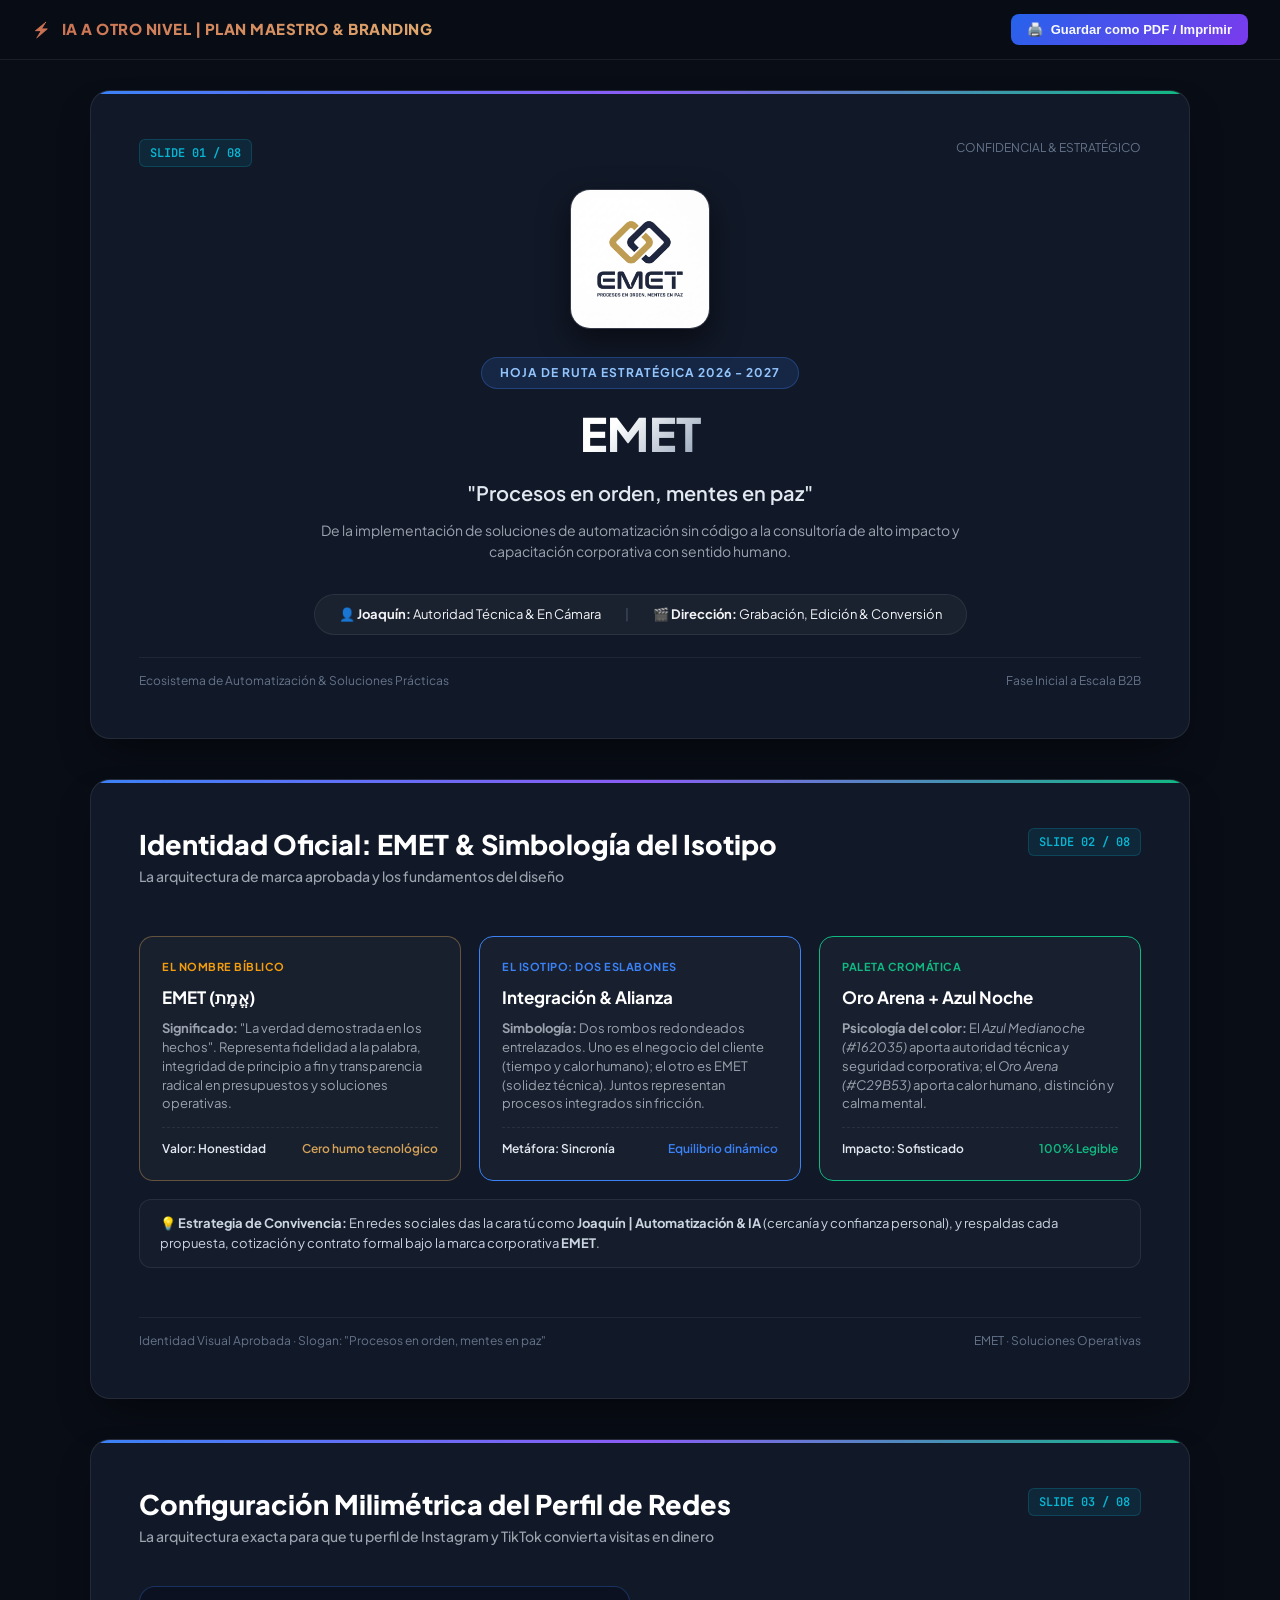
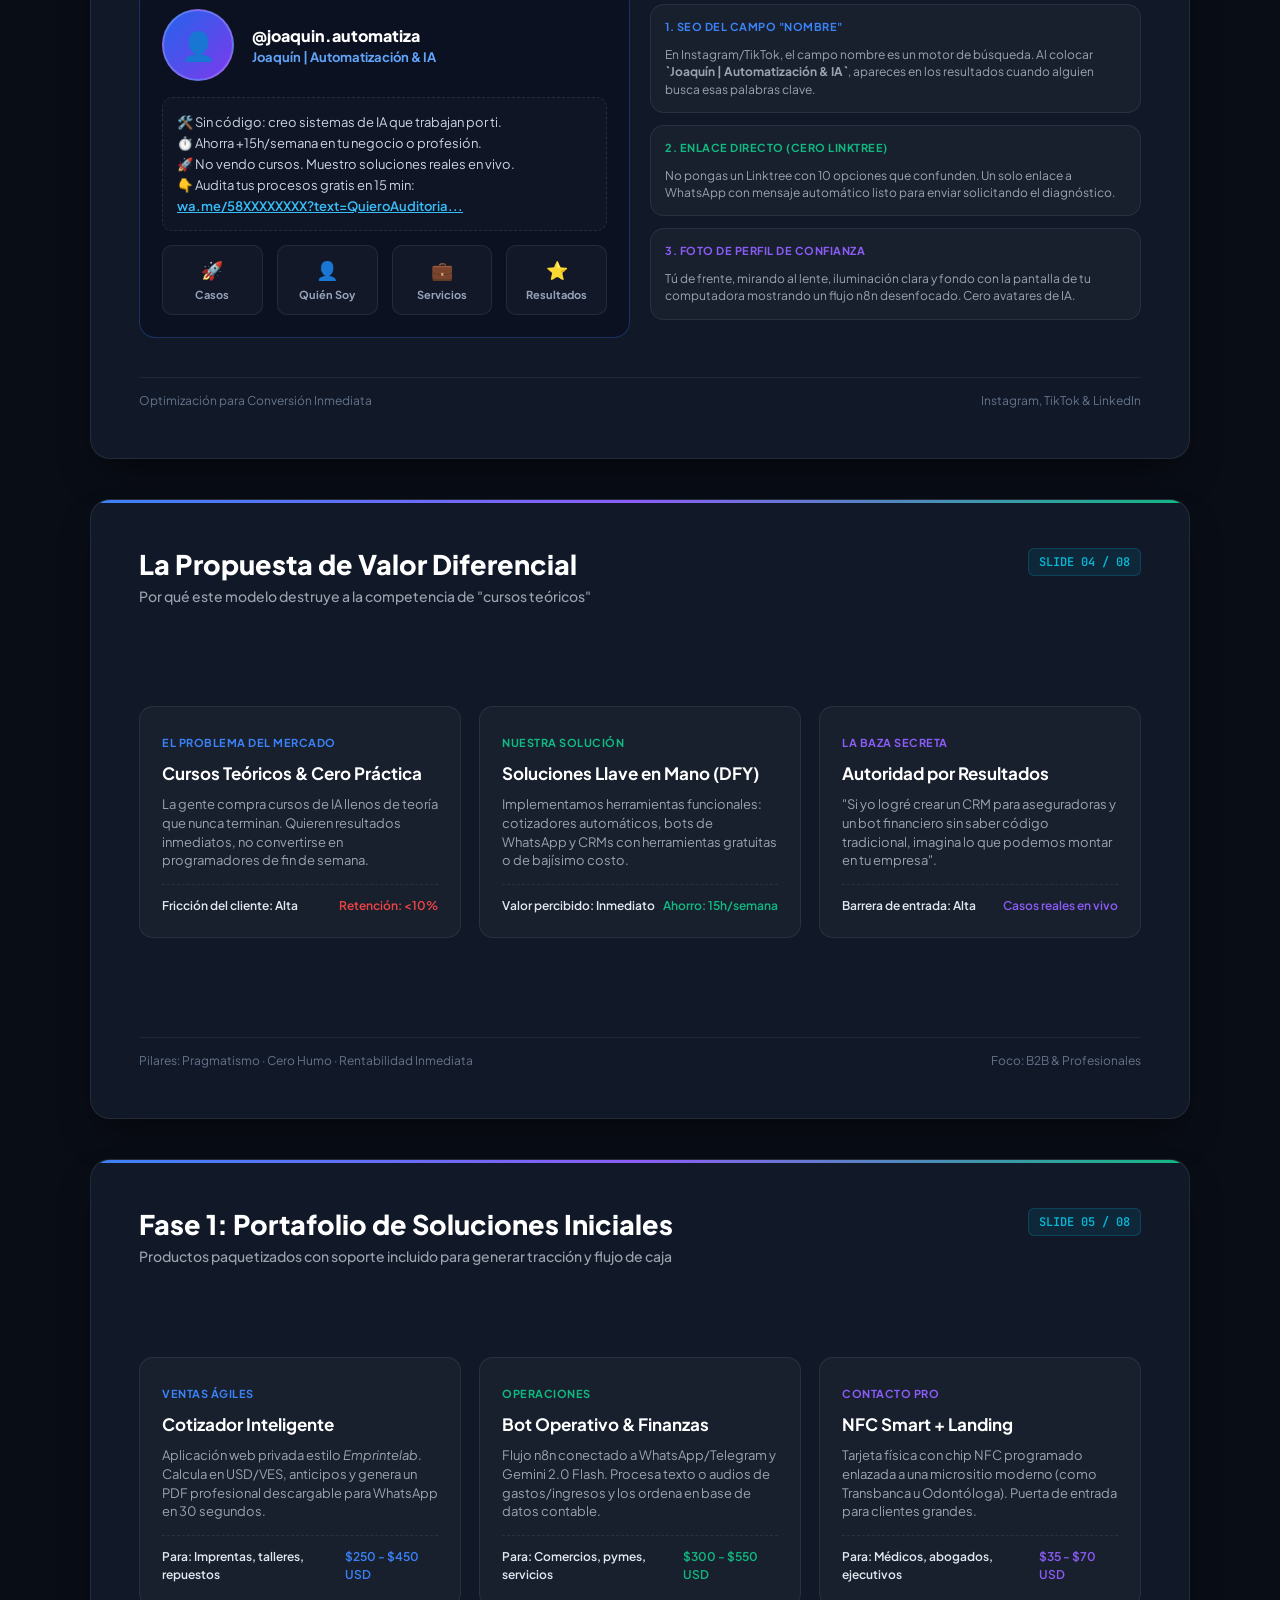
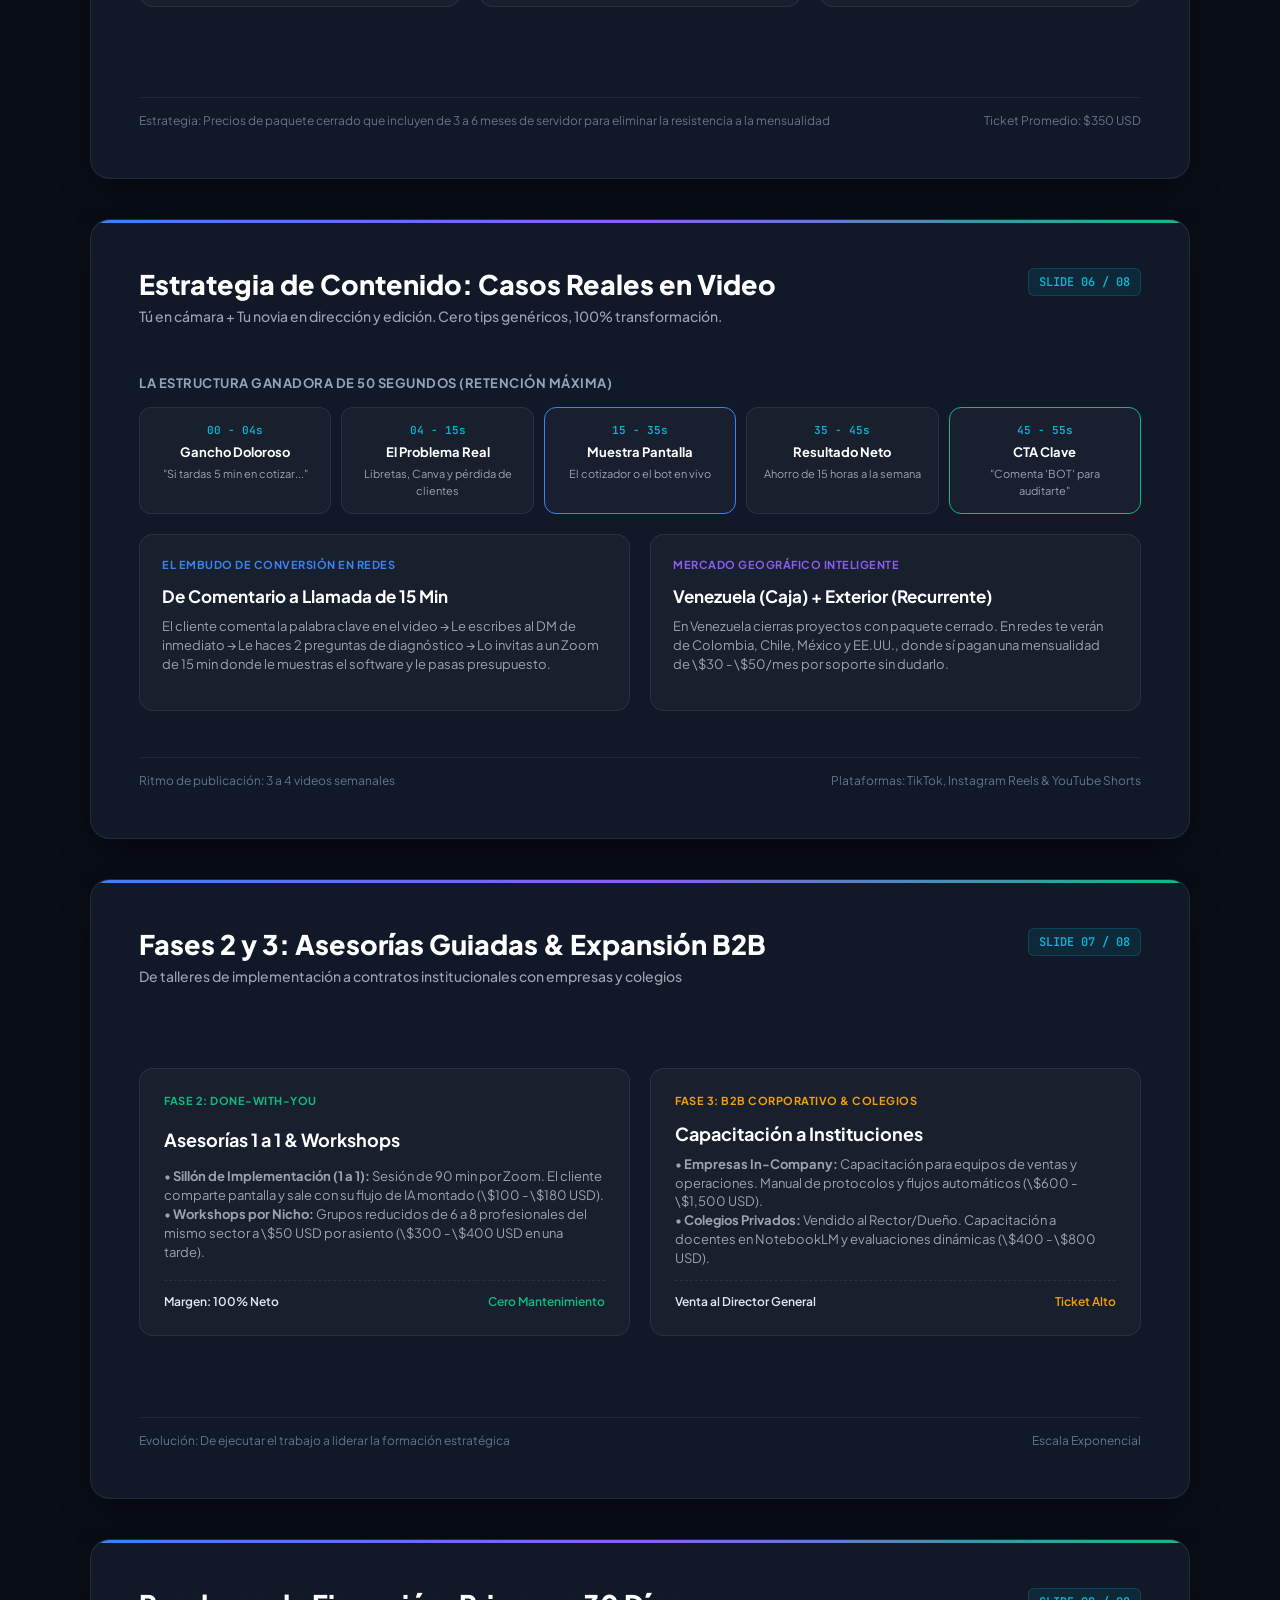
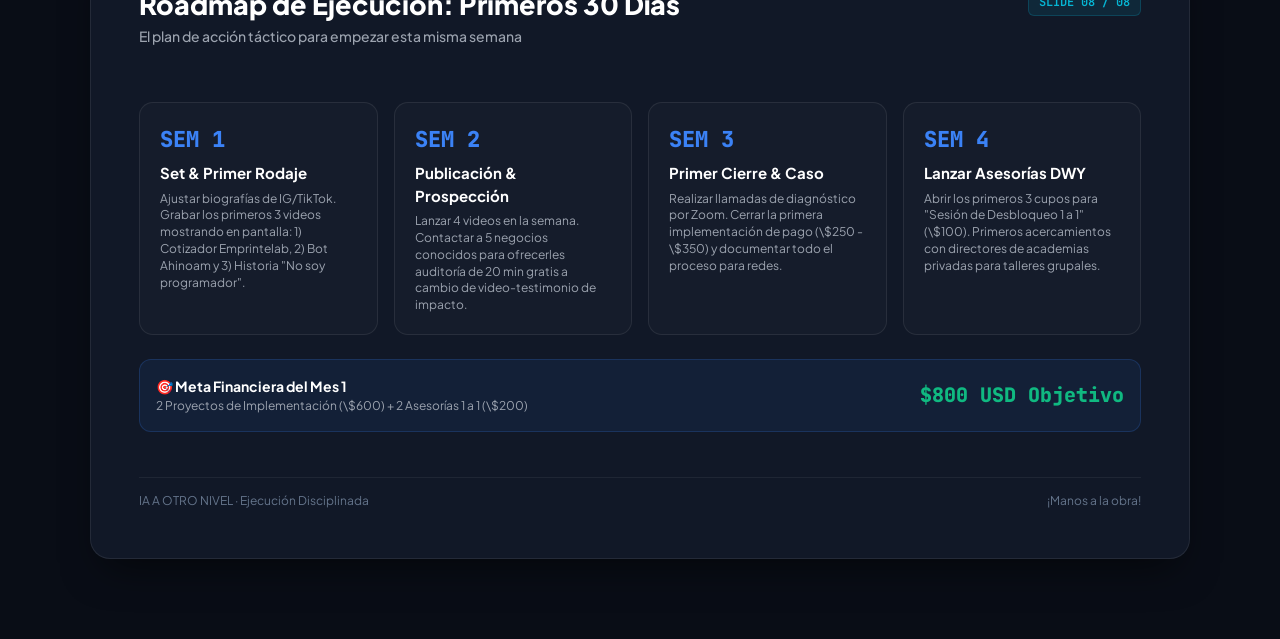
<file: plan_presentacion.html>
<!DOCTYPE html>
<html lang="es">
<head>
    <meta charset="UTF-8">
    <meta name="viewport" content="width=device-width, initial-scale=1.0">
    <title>Plan Estratégico Maestro - EMET | Procesos en orden, mentes en paz</title>
    <link href="https://fonts.googleapis.com/css2?family=Plus+Jakarta+Sans:wght@400;500;600;700;800&family=JetBrains+Mono:wght@400;600&display=swap" rel="stylesheet">
    <style>
        :root {
            --bg-primary: #090d16;
            --bg-card: #111827;
            --bg-card-hover: #1f293d;
            --text-main: #f3f4f6;
            --text-muted: #9ca3af;
            --accent-blue: #3b82f6;
            --accent-cyan: #06b6d4;
            --accent-emerald: #10b981;
            --accent-violet: #8b5cf6;
            --accent-amber: #f59e0b;
            --border-color: rgba(255, 255, 255, 0.08);
        }

        * {
            box-sizing: border-box;
            margin: 0;
            padding: 0;
        }

        body {
            font-family: 'Plus Jakarta Sans', sans-serif;
            background-color: var(--bg-primary);
            color: var(--text-main);
            line-height: 1.5;
            -webkit-font-smoothing: antialiased;
        }

        .top-nav {
            position: fixed;
            top: 0;
            left: 0;
            right: 0;
            height: 60px;
            background: rgba(9, 13, 22, 0.85);
            backdrop-filter: blur(12px);
            display: flex;
            align-items: center;
            justify-content: space-between;
            padding: 0 32px;
            border-bottom: 1px solid var(--border-color);
            z-index: 100;
        }

        .brand-badge {
            display: flex;
            align-items: center;
            gap: 10px;
            font-weight: 800;
            font-size: 15px;
            letter-spacing: 0.5px;
            background: linear-gradient(135deg, #c86d51, #e0a96d);
            -webkit-background-clip: text;
            -webkit-text-fill-color: transparent;
        }

        .nav-actions {
            display: flex;
            gap: 12px;
        }

        .btn-action {
            background: #1e293b;
            color: #f8fafc;
            border: 1px solid rgba(255, 255, 255, 0.15);
            padding: 8px 16px;
            border-radius: 8px;
            font-size: 13px;
            font-weight: 600;
            cursor: pointer;
            display: flex;
            align-items: center;
            gap: 8px;
            transition: all 0.2s;
        }

        .btn-action:hover {
            background: #334155;
            border-color: #60a5fa;
            transform: translateY(-1px);
        }

        .btn-print {
            background: linear-gradient(135deg, #2563eb, #7c3aed);
            border: none;
        }

        .btn-print:hover {
            background: linear-gradient(135deg, #1d4ed8, #6d28d9);
        }

        .presentation-container {
            margin-top: 60px;
            display: flex;
            flex-direction: column;
            align-items: center;
            padding: 30px 20px 80px;
            gap: 40px;
        }

        .slide {
            width: 100%;
            max-width: 1100px;
            min-height: 620px;
            background: var(--bg-card);
            border: 1px solid var(--border-color);
            border-radius: 20px;
            padding: 48px;
            display: flex;
            flex-direction: column;
            justify-content: space-between;
            position: relative;
            box-shadow: 0 20px 40px -15px rgba(0, 0, 0, 0.6);
            overflow: hidden;
        }

        .slide::before {
            content: '';
            position: absolute;
            top: 0;
            left: 0;
            right: 0;
            height: 3px;
            background: linear-gradient(90deg, #3b82f6, #8b5cf6, #10b981);
        }

        .slide-header {
            display: flex;
            justify-content: space-between;
            align-items: flex-start;
            margin-bottom: 22px;
        }

        .slide-number {
            font-family: 'JetBrains Mono', monospace;
            font-size: 12px;
            font-weight: 600;
            color: var(--accent-cyan);
            background: rgba(6, 182, 212, 0.1);
            padding: 4px 10px;
            border-radius: 6px;
            border: 1px solid rgba(6, 182, 212, 0.2);
        }

        .slide-title {
            font-size: 27px;
            font-weight: 800;
            color: #ffffff;
            line-height: 1.2;
            margin-bottom: 5px;
        }

        .slide-subtitle {
            font-size: 14px;
            color: var(--text-muted);
            font-weight: 500;
        }

        .slide-body {
            flex: 1;
            display: flex;
            flex-direction: column;
            justify-content: center;
        }

        .slide-footer {
            margin-top: 22px;
            padding-top: 14px;
            border-top: 1px solid rgba(255, 255, 255, 0.06);
            display: flex;
            justify-content: space-between;
            font-size: 12px;
            color: #64748b;
        }

        .grid-2 {
            display: grid;
            grid-template-columns: 1fr 1fr;
            gap: 20px;
        }

        .grid-3 {
            display: grid;
            grid-template-columns: repeat(3, 1fr);
            gap: 18px;
        }

        .card {
            background: rgba(255, 255, 255, 0.03);
            border: 1px solid var(--border-color);
            border-radius: 14px;
            padding: 22px;
            display: flex;
            flex-direction: column;
            justify-content: space-between;
            transition: all 0.2s;
        }

        .card:hover {
            background: rgba(255, 255, 255, 0.05);
            border-color: rgba(255, 255, 255, 0.15);
        }

        .card-tag {
            font-size: 11px;
            font-weight: 700;
            text-transform: uppercase;
            letter-spacing: 0.5px;
            margin-bottom: 10px;
            display: inline-block;
        }

        .tag-blue { color: var(--accent-blue); }
        .tag-emerald { color: var(--accent-emerald); }
        .tag-violet { color: var(--accent-violet); }
        .tag-amber { color: var(--accent-amber); }

        .card-title {
            font-size: 17px;
            font-weight: 700;
            color: #fff;
            margin-bottom: 8px;
        }

        .card-desc {
            font-size: 13px;
            color: var(--text-muted);
            line-height: 1.45;
            margin-bottom: 14px;
        }

        .card-meta {
            padding-top: 12px;
            border-top: 1px dashed rgba(255, 255, 255, 0.08);
            font-size: 12px;
            font-weight: 600;
            color: #e2e8f0;
            display: flex;
            justify-content: space-between;
        }

        .timeline {
            display: flex;
            gap: 16px;
            margin-top: 10px;
        }

        .step-item {
            flex: 1;
            background: rgba(255, 255, 255, 0.02);
            border: 1px solid var(--border-color);
            border-radius: 14px;
            padding: 20px;
            position: relative;
        }

        .step-num {
            font-family: 'JetBrains Mono', monospace;
            font-size: 22px;
            font-weight: 800;
            color: var(--accent-blue);
            margin-bottom: 6px;
        }

        .step-title {
            font-size: 15px;
            font-weight: 700;
            color: #fff;
            margin-bottom: 6px;
        }

        .step-desc {
            font-size: 12px;
            color: var(--text-muted);
            line-height: 1.4;
        }

        .cover-content {
            text-align: center;
            display: flex;
            flex-direction: column;
            align-items: center;
            justify-content: center;
            gap: 18px;
            margin: auto 0;
        }

        .cover-badge {
            background: rgba(59, 130, 246, 0.15);
            color: #93c5fd;
            border: 1px solid rgba(59, 130, 246, 0.3);
            padding: 6px 18px;
            border-radius: 30px;
            font-size: 12px;
            font-weight: 700;
            letter-spacing: 1px;
            text-transform: uppercase;
        }

        .cover-title {
            font-size: 46px;
            font-weight: 800;
            line-height: 1.15;
            background: linear-gradient(135deg, #ffffff 30%, #94a3b8 100%);
            -webkit-background-clip: text;
            -webkit-text-fill-color: transparent;
        }

        .cover-desc {
            font-size: 17px;
            color: var(--text-muted);
            max-width: 680px;
        }

        .team-pill {
            display: flex;
            gap: 24px;
            margin-top: 14px;
            background: rgba(255, 255, 255, 0.04);
            padding: 10px 24px;
            border-radius: 40px;
            border: 1px solid var(--border-color);
            font-size: 13px;
        }

        .formula-box {
            display: flex;
            align-items: stretch;
            gap: 10px;
            margin-top: 14px;
        }

        .formula-segment {
            flex: 1;
            background: rgba(255, 255, 255, 0.03);
            border: 1px solid var(--border-color);
            border-radius: 12px;
            padding: 14px;
            text-align: center;
        }

        .formula-time {
            font-family: 'JetBrains Mono', monospace;
            font-size: 11px;
            color: var(--accent-cyan);
            font-weight: 600;
            margin-bottom: 4px;
        }

        .formula-label {
            font-size: 13px;
            font-weight: 700;
            color: #fff;
            margin-bottom: 4px;
        }

        .formula-sub {
            font-size: 11px;
            color: var(--text-muted);
        }

        /* Profile mockup box */
        .profile-preview {
            background: #0b1120;
            border: 1px solid rgba(59, 130, 246, 0.3);
            border-radius: 16px;
            padding: 22px;
            font-family: inherit;
        }

        .profile-row {
            display: flex;
            align-items: center;
            gap: 18px;
            margin-bottom: 16px;
        }

        .avatar-placeholder {
            width: 72px;
            height: 72px;
            border-radius: 50%;
            background: linear-gradient(135deg, #2563eb, #7c3aed);
            display: flex;
            align-items: center;
            justify-content: center;
            font-size: 28px;
            border: 2px solid rgba(255, 255, 255, 0.2);
            flex-shrink: 0;
        }

        .bio-text {
            font-size: 13px;
            line-height: 1.6;
            color: #cbd5e1;
            background: rgba(255, 255, 255, 0.02);
            padding: 14px;
            border-radius: 10px;
            border: 1px dashed rgba(255, 255, 255, 0.1);
        }

        .highlight-bar {
            display: flex;
            gap: 14px;
            margin-top: 14px;
        }

        .highlight-circle {
            flex: 1;
            background: rgba(255, 255, 255, 0.03);
            border: 1px solid var(--border-color);
            border-radius: 10px;
            padding: 10px;
            text-align: center;
            font-size: 11px;
            color: #94a3b8;
        }

        .highlight-icon {
            font-size: 18px;
            margin-bottom: 4px;
            display: block;
        }

        @media print {
            body {
                background-color: #ffffff;
                color: #0f172a;
            }

            .top-nav {
                display: none !important;
            }

            .presentation-container {
                margin: 0 !important;
                padding: 0 !important;
                gap: 0 !important;
            }

            .slide {
                width: 100% !important;
                max-width: 100% !important;
                height: 100vh !important;
                min-height: 100vh !important;
                border: none !important;
                border-radius: 0 !important;
                box-shadow: none !important;
                page-break-after: always !important;
                break-after: page !important;
                background: #0f172a !important;
                color: #f8fafc !important;
                padding: 40px 60px !important;
                -webkit-print-color-adjust: exact !important;
                print-color-adjust: exact !important;
            }

            @page {
                size: 297mm 210mm;
                margin: 0;
            }
        }
    </style>
</head>
<body>

    <!-- Navigation Header -->
    <header class="top-nav">
        <div class="brand-badge">
            <span>⚡</span>
            <span>IA A OTRO NIVEL | PLAN MAESTRO & BRANDING</span>
        </div>
        <div class="nav-actions">
            <button class="btn-action btn-print" onclick="window.print()">
                <span>🖨️</span> Guardar como PDF / Imprimir
            </button>
        </div>
    </header>

    <div class="presentation-container">

        <!-- SLIDE 1: PORTADA -->
        <section class="slide">
            <div class="slide-header">
                <span class="slide-number">SLIDE 01 / 08</span>
                <span style="font-size: 12px; color: #64748b;">CONFIDENCIAL & ESTRATÉGICO</span>
            </div>
            <div class="slide-body">
                <div class="cover-content">
                    <img src="logo_emet.jpg" alt="Logo Oficial EMET" style="width: 140px; height: 140px; border-radius: 20px; box-shadow: 0 12px 30px rgba(0,0,0,0.5); margin-bottom: 10px; border: 1px solid rgba(255,255,255,0.15);">
                    <div class="cover-badge">Hoja de Ruta Estratégica 2026 - 2027</div>
                    <h1 class="cover-title">EMET</h1>
                    <p class="cover-desc" style="font-size: 20px; color: #e2e8f0; font-weight: 600;">
                        "Procesos en orden, mentes en paz"
                    </p>
                    <p class="cover-desc" style="font-size: 14px; margin-top: -6px;">
                        De la implementación de soluciones de automatización sin código a la consultoría de alto impacto y capacitación corporativa con sentido humano.
                    </p>
                    <div class="team-pill">
                        <div>👤 <strong>Joaquín:</strong> Autoridad Técnica & En Cámara</div>
                        <div style="color: #475569;">|</div>
                        <div>🎬 <strong>Dirección:</strong> Grabación, Edición & Conversión</div>
                    </div>
                </div>
            </div>
            <div class="slide-footer">
                <span>Ecosistema de Automatización & Soluciones Prácticas</span>
                <span>Fase Inicial a Escala B2B</span>
            </div>
        </section>

        <!-- SLIDE 2: IDENTIDAD Y BRANDING (NUEVA DIAPOSITIVA) -->
        <section class="slide">
            <div class="slide-header">
                <div>
                    <h2 class="slide-title">Identidad Oficial: EMET & Simbología del Isotipo</h2>
                    <p class="slide-subtitle">La arquitectura de marca aprobada y los fundamentos del diseño</p>
                </div>
                <span class="slide-number">SLIDE 02 / 08</span>
            </div>
            <div class="slide-body">
                <div class="grid-3" style="margin-bottom: 18px;">
                    <div class="card" style="border-color: rgba(212, 163, 89, 0.4);">
                        <span class="card-tag tag-amber">EL NOMBRE BÍBLICO</span>
                        <div class="card-title">EMET (אֱמֶת)</div>
                        <p class="card-desc">
                            <strong>Significado:</strong> "La verdad demostrada en los hechos". Representa fidelidad a la palabra, integridad de principio a fin y transparencia radical en presupuestos y soluciones operativas.
                        </p>
                        <div class="card-meta">
                            <span>Valor: Honestidad</span>
                            <span style="color: #d4a359;">Cero humo tecnológico</span>
                        </div>
                    </div>

                    <div class="card" style="border-color: var(--accent-blue);">
                        <span class="card-tag tag-blue">EL ISOTIPO: DOS ESLABONES</span>
                        <div class="card-title">Integración &amp; Alianza</div>
                        <p class="card-desc">
                            <strong>Simbología:</strong> Dos rombos redondeados entrelazados. Uno es el negocio del cliente (tiempo y calor humano); el otro es EMET (solidez técnica). Juntos representan procesos integrados sin fricción.
                        </p>
                        <div class="card-meta">
                            <span>Metáfora: Sincronía</span>
                            <span style="color: var(--accent-blue);">Equilibrio dinámico</span>
                        </div>
                    </div>

                    <div class="card" style="border-color: var(--accent-emerald);">
                        <span class="card-tag tag-emerald">PALETA CROMÁTICA</span>
                        <div class="card-title">Oro Arena + Azul Noche</div>
                        <p class="card-desc">
                            <strong>Psicología del color:</strong> El <em>Azul Medianoche (#162035)</em> aporta autoridad técnica y seguridad corporativa; el <em>Oro Arena (#C29B53)</em> aporta calor humano, distinción y calma mental.
                        </p>
                        <div class="card-meta">
                            <span>Impacto: Sofisticado</span>
                            <span style="color: var(--accent-emerald);">100% Legible</span>
                        </div>
                    </div>
                </div>

                <div style="background: rgba(255, 255, 255, 0.02); border: 1px solid var(--border-color); border-radius: 12px; padding: 14px 20px; display: flex; align-items: center; justify-content: space-between;">
                    <div style="font-size: 13px; color: #cbd5e1;">
                        💡 <strong>Estrategia de Convivencia:</strong> En redes sociales das la cara tú como <strong>Joaquín | Automatización & IA</strong> (cercanía y confianza personal), y respaldas cada propuesta, cotización y contrato formal bajo la marca corporativa <strong>EMET</strong>.
                    </div>
                </div>
            </div>
            <div class="slide-footer">
                <span>Identidad Visual Aprobada · Slogan: "Procesos en orden, mentes en paz"</span>
                <span>EMET · Soluciones Operativas</span>
            </div>
        </section>

        <!-- SLIDE 3: CONFIGURACIÓN EXACTA DE REDES SOCIALES (NUEVA DIAPOSITIVA) -->
        <section class="slide">
            <div class="slide-header">
                <div>
                    <h2 class="slide-title">Configuración Milimétrica del Perfil de Redes</h2>
                    <p class="slide-subtitle">La arquitectura exacta para que tu perfil de Instagram y TikTok convierta visitas en dinero</p>
                </div>
                <span class="slide-number">SLIDE 03 / 08</span>
            </div>
            <div class="slide-body">
                <div class="grid-2">
                    <!-- Left: Preview Mockup -->
                    <div class="profile-preview">
                        <div class="profile-row">
                            <div class="avatar-placeholder">👤</div>
                            <div>
                                <div style="font-weight: 800; font-size: 16px; color: #fff;">@joaquin.automatiza</div>
                                <div style="font-size: 13px; font-weight: 700; color: #60a5fa;">Joaquín | Automatización & IA</div>
                            </div>
                        </div>
                        <div class="bio-text">
                            🛠️ Sin código: creo sistemas de IA que trabajan por ti.<br>
                            ⏱️ Ahorra +15h/semana en tu negocio o profesión.<br>
                            🚀 No vendo cursos. Muestro soluciones reales en vivo.<br>
                            👇 Audita tus procesos gratis en 15 min:<br>
                            <span style="color: #38bdf8; font-weight: 600; text-decoration: underline;">wa.me/58XXXXXXXX?text=QuieroAuditoria...</span>
                        </div>
                        <div class="highlight-bar">
                            <div class="highlight-circle">
                                <span class="highlight-icon">🚀</span>
                                <strong>Casos</strong>
                            </div>
                            <div class="highlight-circle">
                                <span class="highlight-icon">👤</span>
                                <strong>Quién Soy</strong>
                            </div>
                            <div class="highlight-circle">
                                <span class="highlight-icon">💼</span>
                                <strong>Servicios</strong>
                            </div>
                            <div class="highlight-circle">
                                <span class="highlight-icon">⭐</span>
                                <strong>Resultados</strong>
                            </div>
                        </div>
                    </div>

                    <!-- Right: Technical Rules -->
                    <div style="display: flex; flex-direction: column; gap: 12px; justify-content: center;">
                        <div class="card" style="padding: 14px;">
                            <span class="card-tag tag-blue">1. SEO DEL CAMPO "NOMBRE"</span>
                            <p class="card-desc" style="font-size: 12px; margin-bottom: 0;">
                                En Instagram/TikTok, el campo nombre es un motor de búsqueda. Al colocar <strong>`Joaquín | Automatización & IA`</strong>, apareces en los resultados cuando alguien busca esas palabras clave.
                            </p>
                        </div>
                        <div class="card-card card" style="padding: 14px;">
                            <span class="card-tag tag-emerald">2. ENLACE DIRECTO (CERO LINKTREE)</span>
                            <p class="card-desc" style="font-size: 12px; margin-bottom: 0;">
                                No pongas un Linktree con 10 opciones que confunden. Un solo enlace a WhatsApp con mensaje automático listo para enviar solicitando el diagnóstico.
                            </p>
                        </div>
                        <div class="card-card card" style="padding: 14px;">
                            <span class="card-tag tag-violet">3. FOTO DE PERFIL DE CONFIANZA</span>
                            <p class="card-desc" style="font-size: 12px; margin-bottom: 0;">
                                Tú de frente, mirando al lente, iluminación clara y fondo con la pantalla de tu computadora mostrando un flujo n8n desenfocado. Cero avatares de IA.
                            </p>
                        </div>
                    </div>
                </div>
            </div>
            <div class="slide-footer">
                <span>Optimización para Conversión Inmediata</span>
                <span>Instagram, TikTok & LinkedIn</span>
            </div>
        </section>

        <!-- SLIDE 4: PROPUESTA DE VALOR -->
        <section class="slide">
            <div class="slide-header">
                <div>
                    <h2 class="slide-title">La Propuesta de Valor Diferencial</h2>
                    <p class="slide-subtitle">Por qué este modelo destruye a la competencia de "cursos teóricos"</p>
                </div>
                <span class="slide-number">SLIDE 04 / 08</span>
            </div>
            <div class="slide-body">
                <div class="grid-3">
                    <div class="card">
                        <div>
                            <span class="card-tag tag-blue">EL PROBLEMA DEL MERCADO</span>
                            <div class="card-title">Cursos Teóricos & Cero Práctica</div>
                            <p class="card-desc">
                                La gente compra cursos de IA llenos de teoría que nunca terminan. Quieren resultados inmediatos, no convertirse en programadores de fin de semana.
                            </p>
                        </div>
                        <div class="card-meta">
                            <span>Fricción del cliente: Alta</span>
                            <span style="color: #ef4444;">Retención: &lt;10%</span>
                        </div>
                    </div>

                    <div class="card">
                        <div>
                            <span class="card-tag tag-emerald">NUESTRA SOLUCIÓN</span>
                            <div class="card-title">Soluciones Llave en Mano (DFY)</div>
                            <p class="card-desc">
                                Implementamos herramientas funcionales: cotizadores automáticos, bots de WhatsApp y CRMs con herramientas gratuitas o de bajísimo costo.
                            </p>
                        </div>
                        <div class="card-meta">
                            <span>Valor percibido: Inmediato</span>
                            <span style="color: var(--accent-emerald);">Ahorro: 15h/semana</span>
                        </div>
                    </div>

                    <div class="card">
                        <div>
                            <span class="card-tag tag-violet">LA BAZA SECRETA</span>
                            <div class="card-title">Autoridad por Resultados</div>
                            <p class="card-desc">
                                "Si yo logré crear un CRM para aseguradoras y un bot financiero sin saber código tradicional, imagina lo que podemos montar en tu empresa".
                            </p>
                        </div>
                        <div class="card-meta">
                            <span>Barrera de entrada: Alta</span>
                            <span style="color: var(--accent-violet);">Casos reales en vivo</span>
                        </div>
                    </div>
                </div>
            </div>
            <div class="slide-footer">
                <span>Pilares: Pragmatismo · Cero Humo · Rentabilidad Inmediata</span>
                <span>Foco: B2B & Profesionales</span>
            </div>
        </section>

        <!-- SLIDE 5: PORTAFOLIO INICIAL -->
        <section class="slide">
            <div class="slide-header">
                <div>
                    <h2 class="slide-title">Fase 1: Portafolio de Soluciones Iniciales</h2>
                    <p class="slide-subtitle">Productos paquetizados con soporte incluido para generar tracción y flujo de caja</p>
                </div>
                <span class="slide-number">SLIDE 05 / 08</span>
            </div>
            <div class="slide-body">
                <div class="grid-3">
                    <div class="card">
                        <div>
                            <span class="card-tag tag-blue">VENTAS ÁGILES</span>
                            <div class="card-title">Cotizador Inteligente</div>
                            <p class="card-desc">
                                Aplicación web privada estilo <em>Emprintelab</em>. Calcula en USD/VES, anticipos y genera un PDF profesional descargable para WhatsApp en 30 segundos.
                            </p>
                        </div>
                        <div class="card-meta">
                            <span>Para: Imprentas, talleres, repuestos</span>
                            <span style="color: var(--accent-blue);">$250 - $450 USD</span>
                        </div>
                    </div>

                    <div class="card">
                        <div>
                            <span class="card-tag tag-emerald">OPERACIONES</span>
                            <div class="card-title">Bot Operativo & Finanzas</div>
                            <p class="card-desc">
                                Flujo n8n conectado a WhatsApp/Telegram y Gemini 2.0 Flash. Procesa texto o audios de gastos/ingresos y los ordena en base de datos contable.
                            </p>
                        </div>
                        <div class="card-meta">
                            <span>Para: Comercios, pymes, servicios</span>
                            <span style="color: var(--accent-emerald);">$300 - $550 USD</span>
                        </div>
                    </div>

                    <div class="card">
                        <div>
                            <span class="card-tag tag-violet">CONTACTO PRO</span>
                            <div class="card-title">NFC Smart + Landing</div>
                            <p class="card-desc">
                                Tarjeta física con chip NFC programado enlazada a una micrositio moderno (como Transbanca u Odontóloga). Puerta de entrada para clientes grandes.
                            </p>
                        </div>
                        <div class="card-meta">
                            <span>Para: Médicos, abogados, ejecutivos</span>
                            <span style="color: var(--accent-violet);">$35 - $70 USD</span>
                        </div>
                    </div>
                </div>
            </div>
            <div class="slide-footer">
                <span>Estrategia: Precios de paquete cerrado que incluyen de 3 a 6 meses de servidor para eliminar la resistencia a la mensualidad</span>
                <span>Ticket Promedio: $350 USD</span>
            </div>
        </section>

        <!-- SLIDE 6: ESTRATEGIA DE CONTENIDO -->
        <section class="slide">
            <div class="slide-header">
                <div>
                    <h2 class="slide-title">Estrategia de Contenido: Casos Reales en Video</h2>
                    <p class="slide-subtitle">Tú en cámara + Tu novia en dirección y edición. Cero tips genéricos, 100% transformación.</p>
                </div>
                <span class="slide-number">SLIDE 06 / 08</span>
            </div>
            <div class="slide-body">
                <div style="margin-bottom: 20px;">
                    <div style="font-size: 13px; font-weight: 700; color: #94a3b8; text-transform: uppercase; letter-spacing: 0.5px; margin-bottom: 8px;">
                        LA ESTRUCTURA GANADORA DE 50 SEGUNDOS (RETENCIÓN MÁXIMA)
                    </div>
                    <div class="formula-box">
                        <div class="formula-segment">
                            <div class="formula-time">00 - 04s</div>
                            <div class="formula-label">Gancho Doloroso</div>
                            <div class="formula-sub">"Si tardas 5 min en cotizar..."</div>
                        </div>
                        <div class="formula-segment">
                            <div class="formula-time">04 - 15s</div>
                            <div class="formula-label">El Problema Real</div>
                            <div class="formula-sub">Libretas, Canva y pérdida de clientes</div>
                        </div>
                        <div class="formula-segment" style="border-color: var(--accent-blue);">
                            <div class="formula-time">15 - 35s</div>
                            <div class="formula-label">Muestra Pantalla</div>
                            <div class="formula-sub">El cotizador o el bot en vivo</div>
                        </div>
                        <div class="formula-segment">
                            <div class="formula-time">35 - 45s</div>
                            <div class="formula-label">Resultado Neto</div>
                            <div class="formula-sub">Ahorro de 15 horas a la semana</div>
                        </div>
                        <div class="formula-segment" style="border-color: var(--accent-emerald);">
                            <div class="formula-time">45 - 55s</div>
                            <div class="formula-label">CTA Clave</div>
                            <div class="formula-sub">"Comenta 'BOT' para auditarte"</div>
                        </div>
                    </div>
                </div>

                <div class="grid-2">
                    <div class="card">
                        <span class="card-tag tag-blue">EL EMBUDO DE CONVERSIÓN EN REDES</span>
                        <div class="card-title">De Comentario a Llamada de 15 Min</div>
                        <p class="card-desc">
                            El cliente comenta la palabra clave en el video &rarr; Le escribes al DM de inmediato &rarr; Le haces 2 preguntas de diagnóstico &rarr; Lo invitas a un Zoom de 15 min donde le muestras el software y le pasas presupuesto.
                        </p>
                    </div>
                    <div class="card">
                        <span class="card-tag tag-violet">MERCADO GEOGRÁFICO INTELIGENTE</span>
                        <div class="card-title">Venezuela (Caja) + Exterior (Recurrente)</div>
                        <p class="card-desc">
                            En Venezuela cierras proyectos con paquete cerrado. En redes te verán de Colombia, Chile, México y EE.UU., donde sí pagan una mensualidad de \$30 - \$50/mes por soporte sin dudarlo.
                        </p>
                    </div>
                </div>
            </div>
            <div class="slide-footer">
                <span>Ritmo de publicación: 3 a 4 videos semanales</span>
                <span>Plataformas: TikTok, Instagram Reels & YouTube Shorts</span>
            </div>
        </section>

        <!-- SLIDE 7: FASE 2 & FASE 3 (ASESORÍAS Y B2B CORPORATIVO) -->
        <section class="slide">
            <div class="slide-header">
                <div>
                    <h2 class="slide-title">Fases 2 y 3: Asesorías Guiadas & Expansión B2B</h2>
                    <p class="slide-subtitle">De talleres de implementación a contratos institucionales con empresas y colegios</p>
                </div>
                <span class="slide-number">SLIDE 07 / 08</span>
            </div>
            <div class="slide-body">
                <div class="grid-2">
                    <div class="card" style="padding: 24px;">
                        <span class="card-tag tag-emerald">FASE 2: DONE-WITH-YOU</span>
                        <div class="card-title" style="font-size: 18px;">Asesorías 1 a 1 & Workshops</div>
                        <p class="card-desc" style="font-size: 13px; margin-bottom: 12px;">
                            • <strong>Sillón de Implementación (1 a 1):</strong> Sesión de 90 min por Zoom. El cliente comparte pantalla y sale con su flujo de IA montado (\$100 - \$180 USD).<br>
                            • <strong>Workshops por Nicho:</strong> Grupos reducidos de 6 a 8 profesionales del mismo sector a \$50 USD por asiento (\$300 - \$400 USD en una tarde).
                        </p>
                        <div class="card-meta">
                            <span>Margen: 100% Neto</span>
                            <span style="color: var(--accent-emerald);">Cero Mantenimiento</span>
                        </div>
                    </div>

                    <div class="card" style="padding: 24px;">
                        <span class="card-tag tag-amber">FASE 3: B2B CORPORATIVO & COLEGIOS</span>
                        <div class="card-title" style="font-size: 18px;">Capacitación a Instituciones</div>
                        <p class="card-desc" style="font-size: 13px; margin-bottom: 12px;">
                            • <strong>Empresas In-Company:</strong> Capacitación para equipos de ventas y operaciones. Manual de protocolos y flujos automáticos (\$600 - \$1,500 USD).<br>
                            • <strong>Colegios Privados:</strong> Vendido al Rector/Dueño. Capacitación a docentes en NotebookLM y evaluaciones dinámicas (\$400 - \$800 USD).
                        </p>
                        <div class="card-meta">
                            <span>Venta al Director General</span>
                            <span style="color: var(--accent-amber);">Ticket Alto</span>
                        </div>
                    </div>
                </div>
            </div>
            <div class="slide-footer">
                <span>Evolución: De ejecutar el trabajo a liderar la formación estratégica</span>
                <span>Escala Exponencial</span>
            </div>
        </section>

        <!-- SLIDE 8: ROADMAP 30 DÍAS -->
        <section class="slide">
            <div class="slide-header">
                <div>
                    <h2 class="slide-title">Roadmap de Ejecución: Primeros 30 Días</h2>
                    <p class="slide-subtitle">El plan de acción táctico para empezar esta misma semana</p>
                </div>
                <span class="slide-number">SLIDE 08 / 08</span>
            </div>
            <div class="slide-body">
                <div class="timeline">
                    <div class="step-item">
                        <div class="step-num">SEM 1</div>
                        <div class="step-title">Set & Primer Rodaje</div>
                        <p class="step-desc">
                            Ajustar biografías de IG/TikTok. Grabar los primeros 3 videos mostrando en pantalla: 1) Cotizador Emprintelab, 2) Bot Ahinoam y 3) Historia "No soy programador".
                        </p>
                    </div>

                    <div class="step-item">
                        <div class="step-num">SEM 2</div>
                        <div class="step-title">Publicación & Prospección</div>
                        <p class="step-desc">
                            Lanzar 4 videos en la semana. Contactar a 5 negocios conocidos para ofrecerles auditoría de 20 min gratis a cambio de video-testimonio de impacto.
                        </p>
                    </div>

                    <div class="step-item">
                        <div class="step-num">SEM 3</div>
                        <div class="step-title">Primer Cierre & Caso</div>
                        <p class="step-desc">
                            Realizar llamadas de diagnóstico por Zoom. Cerrar la primera implementación de pago (\$250 - \$350) y documentar todo el proceso para redes.
                        </p>
                    </div>

                    <div class="step-item">
                        <div class="step-num">SEM 4</div>
                        <div class="step-title">Lanzar Asesorías DWY</div>
                        <p class="step-desc">
                            Abrir los primeros 3 cupos para "Sesión de Desbloqueo 1 a 1" (\$100). Primeros acercamientos con directores de academias privadas para talleres grupales.
                        </p>
                    </div>
                </div>

                <div style="margin-top: 24px; background: rgba(59, 130, 246, 0.08); border: 1px solid rgba(59, 130, 246, 0.2); border-radius: 12px; padding: 16px; display: flex; justify-content: space-between; align-items: center;">
                    <div>
                        <div style="font-weight: 700; color: #fff; font-size: 14px;">🎯 Meta Financiera del Mes 1</div>
                        <div style="color: var(--text-muted); font-size: 12px;">2 Proyectos de Implementación (\$600) + 2 Asesorías 1 a 1 (\$200)</div>
                    </div>
                    <div style="font-family: 'JetBrains Mono', monospace; font-size: 20px; font-weight: 800; color: var(--accent-emerald);">
                        $800 USD Objetivo
                    </div>
                </div>
            </div>
            <div class="slide-footer">
                <span>IA A OTRO NIVEL · Ejecución Disciplinada</span>
                <span>¡Manos a la obra!</span>
            </div>
        </section>

    </div>

</body>
</html>
</file>
